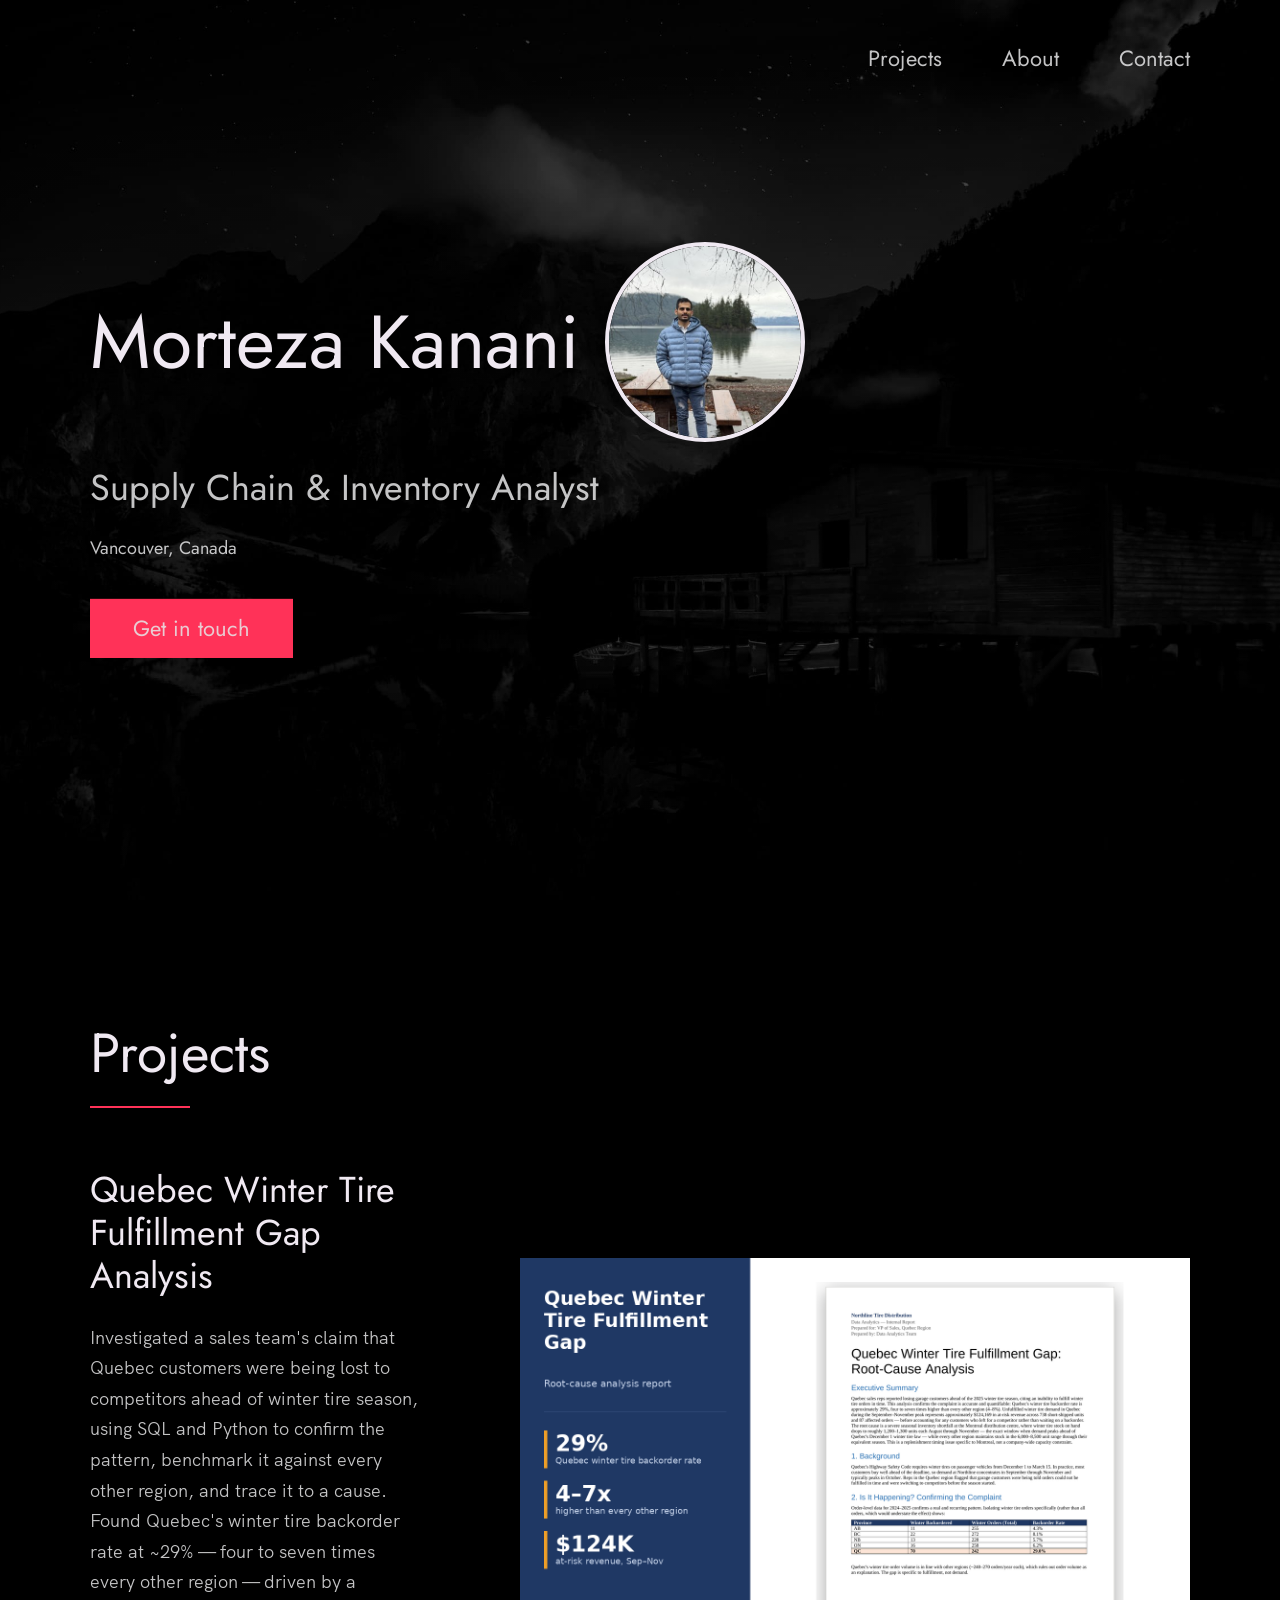
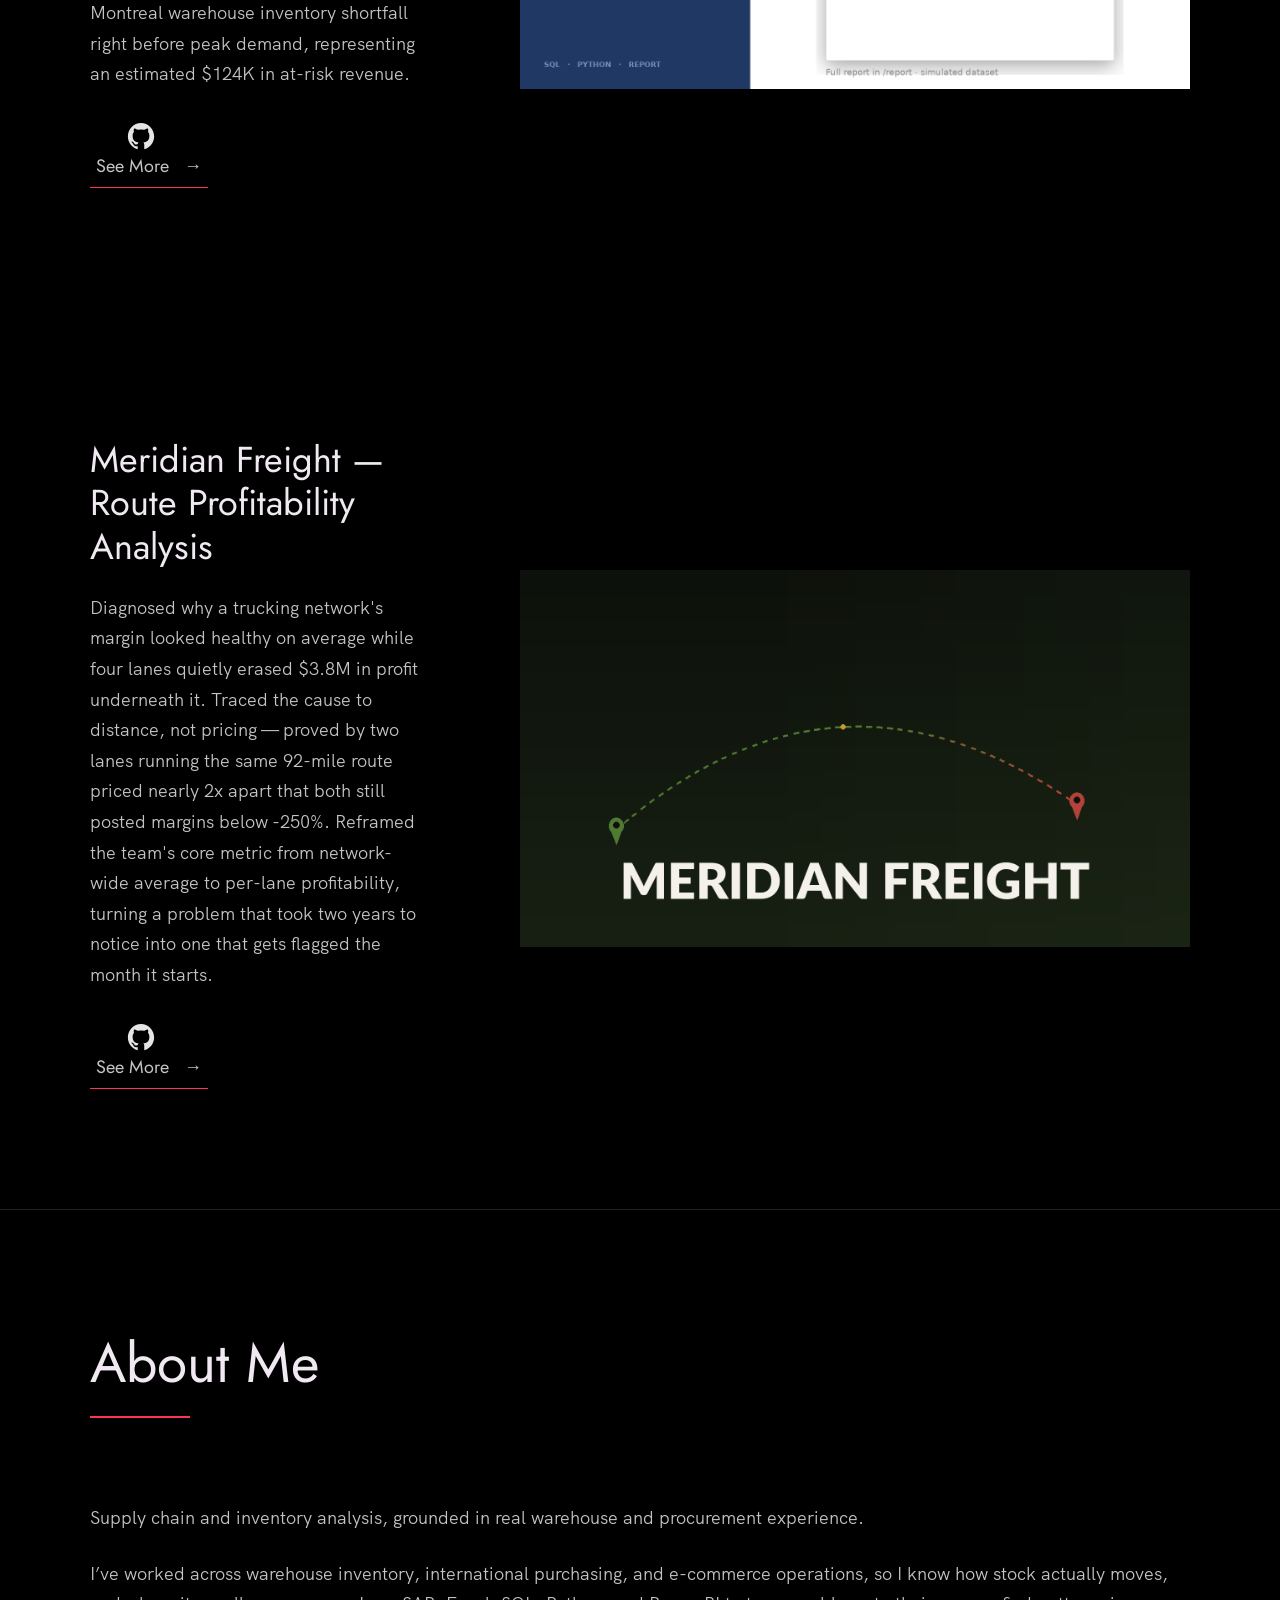
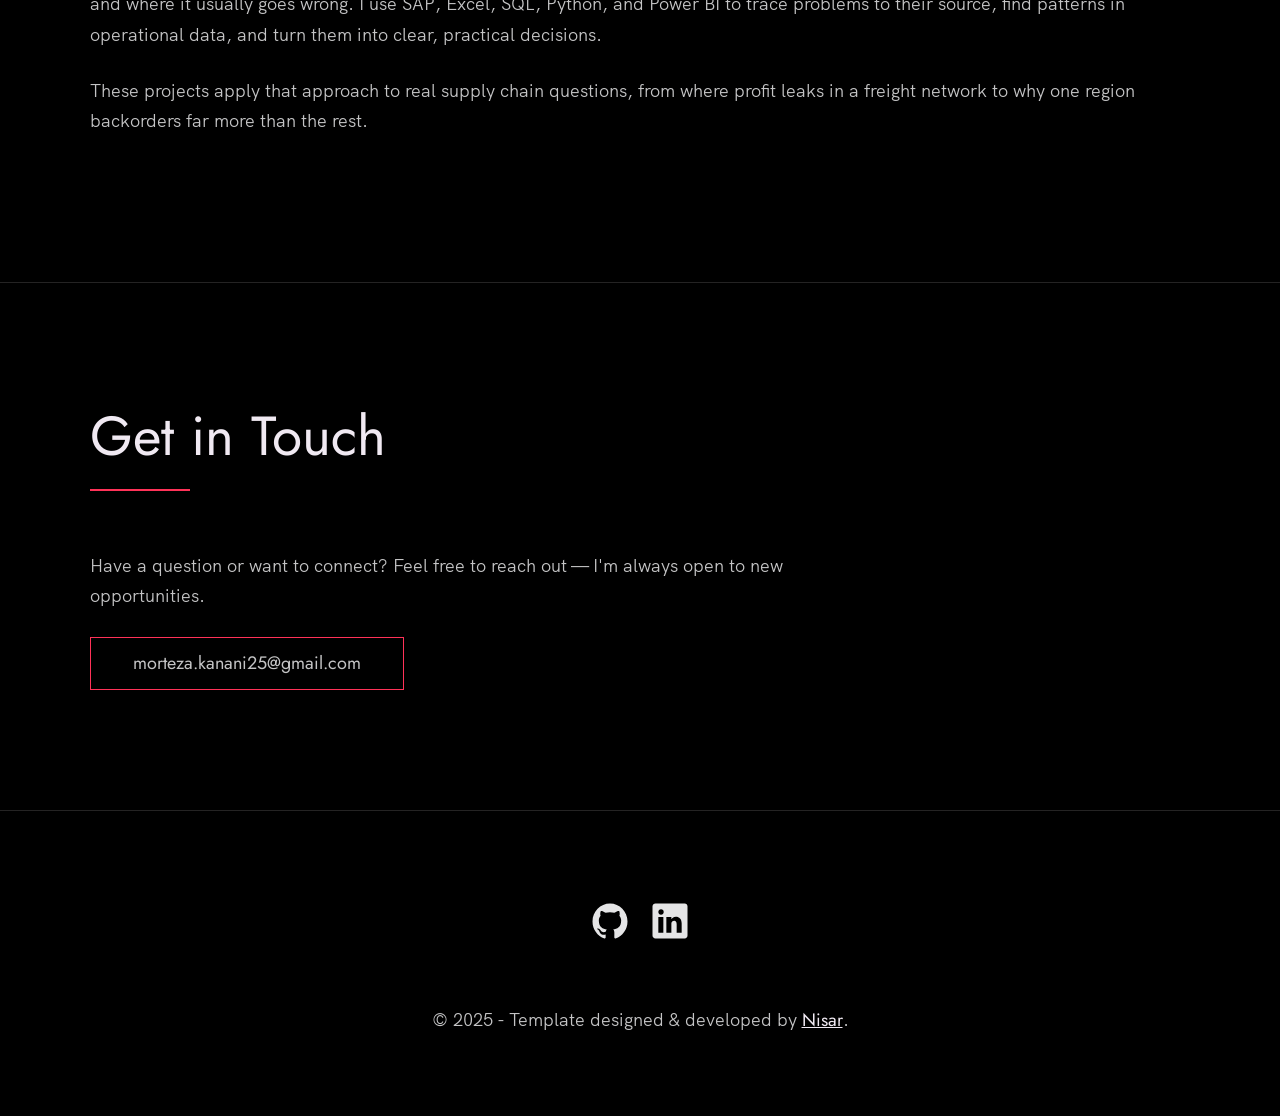
<file: index.html>
<!-- 
  Hello 😊.

  This template is designed and developed by Nisar Hassan Naqvi
  for anyone to use for free or customize the way they like.

  Github Repo: https://github.com/nisarhassan12/portfolio-template/
  My Website: https://nisar.dev

  For business & inquires, contact me => syednisarhassan12@gmail.com
-->

<!DOCTYPE html>
<html lang="en">

<head>
  <meta charset="UTF-8" />
  <meta name="viewport" content="width=device-width, initial-scale=1.0" />
  <link rel="shortcut icon" type="image/png" href="./images/favicon.png" />

  <title>Morteza Kanani | Supply Chain &amp; Inventory Analyst</title>

  <meta name="description" content="Supply Chain &amp; Inventory Analyst portfolio of Morteza Kanani — SQL, Power BI, Python projects in logistics, e-commerce, and machine learning.">
  <meta name="keywords" content="Morteza Kanani, Supply Chain Analyst, Inventory Analyst, SQL, Power BI, Python, Vancouver, logistics analytics" />
  <link rel="stylesheet" href="index.css" />
</head>

<body>

  <!-- ***** Header ***** -->

  <header class="header" role="banner" id="top">
    <div class="row">
      <nav class="nav" role="navigation">
        <ul class="nav__items">
          <li class="nav__item"><a href="#work" class="nav__link">Projects</a></li>
          <li class="nav__item"><a href="#about" class="nav__link">About</a></li>
          <li class="nav__item"><a href="#contact" class="nav__link">Contact</a></li>
        </ul>
      </nav>
    </div>
    <div class="header__text-box row">
      <div class="header__text">
        <h1 class="heading-primary">
          <span>Morteza Kanani</span>
          <span class="profile-photo" aria-hidden="true">
            <img src="./images/Morteza.png" alt="Morteza Kanani">
          </span>
        </h1>
        <p class="header__role">Supply Chain &amp; Inventory Analyst</p>
        <p class="header__location">Vancouver, Canada</p>
        <a href="#contact" class="btn btn--pink">Get in touch</a>
      </div>
    </div>
  </header>

  <main role="main">

    <!-- ***** Projects ***** -->

    <section class="work" id="work">
      <div class="row">
        <h2>Projects</h2>
        <div class="work__boxes">

          <div class="work__box">
            <div class="work__text">
              <h3>Quebec Winter Tire Fulfillment Gap Analysis</h3>
              <p>Investigated a sales team's claim that Quebec customers were being lost to competitors ahead of winter tire season, using SQL and Python to confirm the pattern, benchmark it against every other region, and trace it to a cause. Found Quebec's winter tire backorder rate at ~29% — four to seven times every other region — driven by a Montreal warehouse inventory shortfall right before peak demand, representing an estimated $124K in at-risk revenue.</p>
              <div class="work__links">
                <a href="https://github.com/Mor-analyze/Quebec-tire-fulfillment-analysis" target="_blank" class="link__text">
                  <img src="./images/github.svg" class="work__code" alt="GitHub">
                  See More <span>&rarr;</span>
                </a>
              </div>
            </div>
            <div class="work__image-box">
              <img src="./images/project-8.png" class="work__image" alt="Quebec Winter Tire Fulfillment Gap Analysis" />
            </div>
          </div>

          <!-- Temporarily deactivated project: kept at the bottom for later reactivation.
          <div class="work__box">
            <div class="work__text">
              <h3>Multi-Clinic Management &amp; ETL Platform</h3>
              <p>Designed and built a full-stack data platform for a multi-location healthcare business, centered on an ETL pipeline that ingests, cleans, and validates 700+ patient records and 2,000+ transactions from third-party CSV exports — with automated duplicate detection and zero data-integrity errors. Backed by a 24-test pytest suite and a GitHub Actions CI/CD pipeline that runs the full test suite against a containerized PostgreSQL instance on every push. Built with Python/FastAPI, PostgreSQL, SQLAlchemy, and React.</p>
              <div class="work__links">
                <a href="https://github.com/Mor-analyze/Multi-Clinic-Management-Platform" target="_blank" class="link__text">
                  <img src="./images/github.svg" class="work__code" alt="GitHub">
                  See More <span>&rarr;</span>
                </a>
              </div>
            </div>
            <div class="work__image-box">
              <img src="./images/project-7.png" class="work__image" alt="Multi-Clinic Management &amp; ETL Platform" />
            </div>
          </div>
          -->

          <div class="work__box">
            <div class="work__text">
              <h3>Meridian Freight — Route Profitability Analysis</h3>
              <p>Diagnosed why a trucking network's margin looked healthy on average while four lanes quietly erased $3.8M in profit underneath it. Traced the cause to distance, not pricing — proved by two lanes running the same 92-mile route priced nearly 2x apart that both still posted margins below -250%. Reframed the team's core metric from network-wide average to per-lane profitability, turning a problem that took two years to notice into one that gets flagged the month it starts.</p>              <div class="work__links">
                <a href="https://github.com/Mor-analyze/Logistics-Operations---Route-Profitability-Analysis" target="_blank" class="link__text">
                  <img src="./images/github.svg" class="work__code" alt="GitHub">
                  See More <span>&rarr;</span>
                </a>
              </div>
            </div>
            <div class="work__image-box">
              <img src="./images/project-3.png" class="work__image" alt="Route Profitability Analysis" />
            </div>
          </div>

          <!-- Temporarily deactivated project: kept at the bottom for later reactivation.
          <div class="work__box">
            <div class="work__text">
              <h3>Car Sales Price Analysis &amp; Prediction</h3>
              <p>Built regression models (linear, polynomial, pipeline) to predict used car prices using Python and scikit-learn. Identified the top features driving price variance and compared model accuracy across approaches, demonstrating an end-to-end machine learning workflow.</p>
              <div class="work__links">
                <a href="https://github.com/Mor-analyze/Used-Car-Pricing-Project" target="_blank" class="link__text">
                  <img src="./images/github.svg" class="work__code" alt="GitHub">
                  See More <span>&rarr;</span>
                </a>
              </div>
            </div>
            <div class="work__image-box">
              <img src="./images/project-2.png" class="work__image" alt="Car Sales Price Analysis" />
            </div>
          </div>
          -->

          <!-- Temporarily deactivated project: kept at the bottom for later reactivation.
          <div class="work__box">
            <div class="work__text">
              <h3>TouchBrain Clinic Management System</h3>
              <p>Built and deployed a full-stack clinic management system for TouchBrain Counseling Clinic in Coquitlam, BC. Handles patient records, therapy sessions, treatment tracking, and reporting — with JWT authentication, role-based access control, interactive dashboards, and a printable patient profile. Built with Python/Flask, PostgreSQL on Supabase, and deployed live on Render.</p>
              <div class="work__links">
                <a href="https://github.com/Mor-analyze/touchbrain-portfolio" target="_blank" class="link__text">
                  <img src="./images/github.svg" class="work__code" alt="GitHub">
                  See More <span>&rarr;</span>
                </a>
              </div>
            </div>
            <div class="work__image-box">
              <img src="./images/project-6.png" class="work__image" alt="TouchBrain Clinic Management System" />
            </div>
          </div>
          -->

        </div>
      </div>
    </section>

    <!-- ***** About ***** -->

    <section class="about" id="about">
      <div class="row">
        <h2>About Me</h2>
        <div class="about__content">
          <div>
            <p>
              Supply chain and inventory analysis, grounded in real warehouse and procurement experience.
            </p>
            <p>
              I’ve worked across warehouse inventory, international purchasing, and e-commerce operations, so I know how stock actually moves, and where it usually goes wrong. I use SAP, Excel, SQL, Python, and Power BI to trace problems to their source, find patterns in operational data, and turn them into clear, practical decisions.
            </p>
            <p>
              These projects apply that approach to real supply chain questions, from where profit leaks in a freight network to why one region backorders far more than the rest.
            </p>
          </div>
        </div>
      </div>
    </section>

  </main>

  <!-- ***** Contact ***** -->

  <section class="contact" id="contact">
    <div class="row">
      <h2>Get in Touch</h2>
      <div class="contact__info">
        <p>Have a question or want to connect? Feel free to reach out — I'm always open to new opportunities.</p>
        <a href="mailto:morteza.kanani25@gmail.com" class="btn">morteza.kanani25@gmail.com</a>
      </div>
    </div>
  </section>

  <!-- ***** Footer ***** -->

  <footer role="contentinfo" class="footer">
    <div class="row">
      <ul class="footer__social-links">
        <li class="footer__social-link-item">
          <a href="https://github.com/Mor-analyze/" title="Link to Github Profile">
            <img src="./images/github.svg" class="footer__social-image" alt="Github">
          </a>
        </li>
        <li class="footer__social-link-item">
          <a href="https://www.linkedin.com/in/morteza-kanani-90534041/" title="Link to Linkedin Profile">
            <img src="./images/linkedin.svg" class="footer__social-image" alt="Linkedin">
          </a>
        </li>
      </ul>
      <p>
        &copy; 2025 - Template designed &amp; developed by <a href="https://nisar.dev" class="link">Nisar</a>.
      </p>
      <div class="footer__github-buttons">
        <iframe
          src="https://ghbtns.com/github-btn.html?user=nisarhassan12&repo=portfolio-template&type=watch&count=true"
          frameborder="0" scrolling="0" width="170" height="20" title="Watch Portfolio Template on GitHub">
        </iframe>
      </div>
    </div>
  </footer>

  <a href="#top" class="back-to-top" title="Back to Top">
    <img src="./images/arrow-up.svg" alt="Back to Top" class="back-to-top__image" />
  </a>
  <script src="./index.js"></script>
</body>

</html>
</file>
<file: index.css>
/* --------------------------------------- */
/* ----- Basic Setup ----- */
/* --------------------------------------- */

@font-face {
    font-family: 'Hk Grotesk';
    font-style: normal;
    font-weight: 400;
    src: url('./fonts/HKGrotesk-Regular.woff') format('woff');
}

@font-face {
    font-family: 'Jost';
    font-style: normal;
    font-weight: 400;
    src: url('./fonts/Jost-Regular.ttf') format('woff');
}

* {
    margin: 0;
    padding: 0;
    box-sizing: inherit;
}

:root {
    --font-size-small: 1.8rem;
    --font-size-normal: 2.2rem;
    --font-size-medium: 2.8rem;
    --font-size-medium-1: 3.6rem;
    --font-size-large: 5.5rem;
    --font-size-huge: 7.5rem;
    --font-stack: 'Hk Grotesk', sans-serif;

    --line-height-normal: 1.7;
    --line-height-small: 1.2;

    --black: #000;
    --pink: #ff3258;
    --white: #f0e9f2;
    --white-1: #e5e5e6da;


    --container-max-width: 1180px;
    --container-normal-width: 800px;
    --container-medium-width: 700px; 
    --container-small-width: 500px;

    --gutter-huge: 12rem;
    --gutter-medium: 6rem;
    --gutter-normal: 3rem;
    --gutter-small-1: 2.5rem;
    --gutter-small: 2rem;

    --border-light: 1px solid rgb(36, 35, 35);
}

html {
    font-size: 62.5%; /* (16/10)*100 = 62.5% => 1rem = 10px */
    box-sizing: border-box;
    scroll-behavior: smooth;
}

@media(max-width: 1000px) {
    html {
        font-size: 52%;
    }
}

body {
    font-size: var(--font-size-small);
    font-family: var(--font-stack);
    font-weight: 400;
    color: var(--white-1);
    line-height: var(--line-height-normal);
    background: var(--black);
    overflow-x: hidden;
}

.row {
    max-width: var(--container-max-width);
    margin: 0 auto;
}

@media(max-width: 1340px) {
    .row {
        max-width: 1100px;
    }
}

@media(max-width: 1240px) {
    .row {
        padding: 0 var(--gutter-medium);
    }
}

@media(max-width: 600px) {
    .row {
        padding: 0 var(--gutter-normal);
    }
}

@media(max-width: 600px) {
    .row {
        padding: 0 var(--gutter-small);
    }
}

section {
    padding: var(--gutter-huge) 0;
    border-bottom: var(--border-light);
}

img {
    object-fit: contain;
    max-width: 100%;
}

/* --------------------------------------- */
/* ----- Headlines and Paragraphs ----- */
/* --------------------------------------- */

h1,
h2,
h3 {
    font-family: 'Jost', sans-serif;
    font-weight: 400;
    line-height: var(--line-height-small);
    color: var(--white);
}

.heading-primary {
    display: flex;
    align-items: center;
    gap: 2.5rem;
    line-height: 1;
    font-size: var(--font-size-huge);
    font-weight: 400;
}

.profile-photo {
    width: 20rem;
    height: 20rem;
    flex: 0 0 20rem;
    border: 4px solid var(--white);
    border-radius: 50%;
    overflow: hidden;
}

.profile-photo img {
    width: 100%;
    height: 100%;
    object-fit: contain;
}

@media(max-width: 900px) {
    .heading-primary {
        font-size: 6.5rem;
    }
}

h2 {
    font-size: var(--font-size-large);
    margin-bottom: var(--gutter-medium);
}

h2::after {
    content: '';
    display: block;
    height: 2px;
    width: 10rem;
    background: var(--pink);
    margin: var(--gutter-small) 0;
}

h3 {
    font-size: var(--font-size-medium-1);
    margin-bottom: var(--gutter-small);
}

@media(max-width: 500px) {
    .heading-primary {
        font-size: var(--font-size-large);
    }

    h2 {
        font-size: var(--font-size-medium-1);
    }

    h3 {
        font-size: var(--font-size-medium);
    }
}

p {
    margin: var(--gutter-small-1) 0;
}

@media(max-width: 900px) {
    p { 
        max-width: var(--container-small-width);
    }
}

/* --------------------------------------- */
/* ----- Buttons and Links ----- */
/* --------------------------------------- */

a {
    color: var(--white);
    font-weight: 400;
    font-family: 'Jost', sans-serif;
    transition: all .2s;
    outline: 2px solid transparent;
}

::-moz-focus-inner {
    border: 0;
}

button:focus,
a:focus {
    outline: 2px solid var(--pink);
}

body:not(.user-is-tabbing) button:focus,
body:not(.user-is-tabbing) a:focus {
    outline: none;
}

.link:hover {
    color: var(--pink);
}

.btn {
    position: relative;
    display: inline-block;
    padding: 1rem 4.2rem;
    text-decoration: none;
    color: inherit;
    border: 1px solid  var(--pink);
    font-weight: 400;
}

.btn:focus {
    outline: none;
}

.btn::after {
    content: '';
    display: block;
    position: absolute;
    top: 0;
    left: 0;
    right: 100%;
    background: var(--white);
    height: 100%;
    z-index: -1;
    transition: all 0.2s cubic-bezier(1, 0.68, 0.16, 0.9);
}

.btn:hover::after,
.btn:focus::after {
    right: 0;
    background: var(--pink);
}

.btn--pink {
    background: var(--pink);
    transition: all 0.2s;
}

.btn--pink::after {
    display: none;
}

.btn--pink:hover,
.btn--pink:focus {
    background: transparent;
}

.link__text {
    position: relative;
    display: inline-block;
    padding: .6rem;
    color: inherit;
    text-decoration: none;
    border-bottom: 1px solid var(--pink);
}

.link__text::after {
    content: '';
    display: block;
    position: absolute;
    top: 0;
    left: 0;
    right: 100%;
    background: var(--white);
    height: 100%;
    z-index: -1;
    transition: all 0.2s cubic-bezier(1, 0.68, 0.16, 0.9);
}

.link__text:focus {
    outline: none;
}

.link__text:hover::after,
.link__text:focus:after {
    right: 0;
    background: var(--pink);
}

.link__text span {
    padding-left: 1rem;
    font-family: sans-serif;
}

/* ----- Back to Top ----- */

.back-to-top {
    position: fixed;
    bottom: 4rem;
    right: 4rem;
    display: flex;
    justify-content: center;
    align-items: center;
    height: 5.5rem;
    width: 5.5rem;
    background-color: var(--pink);
    border-radius: 50%;
    z-index: 10;
    visibility: hidden;
    transition: all .4s;
}

.back-to-top__image {
    height: 70%;
}

@media(max-width: 900px) {
    .back-to-top {
        right: 2rem;
    }
}

@media(max-width: 500px) {
    .back-to-top {
        right: 1rem;
    }
}

/* --------------------------------------- */
/* ----- Navigation ----- */
/* --------------------------------------- */

.nav {
    display: flex;
    justify-content: flex-end;
    padding: var(--gutter-normal) 0;
}

.nav__items {
    display: flex;
    list-style: none;
}

.nav__item:not(:last-child) {
    margin-right: var(--gutter-medium);
}

@media(max-width: 500px) {
    .nav {
        justify-content: center;
    }
}

@media(max-width: 400px) {
    .nav__item:not(:last-child) {
        margin-right: var(--gutter-normal);
    }
}

@media(max-width: 300px) {
    .nav {
        font-size: var(--font-size-small);
    }
}

.nav__link {
    position: relative;
    display: inline-block;
    padding: 1rem 0;
    text-decoration: none;
    color: inherit;
    transition: all .2s;
}

.nav__link::after {
    content: '';
    position: absolute;
    bottom: 0;
    left: 0;
    right: 100%;
    display: inline-block;
    height: 1rem;
    background: var(--white);
    transition: all 0.25s cubic-bezier(1, 0.68, 0.16, 0.9);
}

.nav__link:hover {
    color: var(--pink);
}

.nav__link:hover::after {
    right: 0;
    height: 2px;
    background: var(--pink);
}

/* --------------------------------------- */
/* ----- Header ----- */
/* --------------------------------------- */

.header {
    background: linear-gradient(rgba(0,0,0, .1), rgba(0,0,0, .4)), 
        url('./images/header.jpg');
    height: 100vh;
    background-size: cover;
    background-position: center;
    background-attachment: fixed;
    font-size: var(--font-size-normal);
}

.header__text {
    position: absolute;
    top: 50%;
    transform: translateY(-50%);
}

.header__text p {
    margin: 1.5rem 0 3.5rem;
    max-width: var(--container-medium-width);
    font-family: 'Jost', sans-serif;
    font-size: var(--font-size-medium);
}

.header__role {
    font-size: var(--font-size-medium-1) !important;
}

.header__location {
    margin-top: -2rem !important;
    font-size: 1.8rem !important;
}

@media(max-width: 500px) {
    .header {
        text-align: center;
    }

    .header__text p {
        transform: scale(.8);
    }

    .heading-primary {
        justify-content: center;
        gap: 1.5rem;
        font-size: var(--font-size-large);
    }

    .profile-photo {
        width: 11rem;
        height: 11rem;
        flex-basis: 11rem;
    }
}

/* --------------------------------------- */
/* ----- Work ----- */
/* --------------------------------------- */

.work__box {
    display: flex;
    align-items: center;
}

@media(max-width: 900px) {
    .work__box {
        align-items: initial;
        flex-direction: column-reverse;
    }
}

.work__box:not(:last-child) {
    margin-bottom: 25rem;
}

@media(max-width: 500px) {
    .work__box:not(:last-child) {
        margin-bottom: 20rem;
    }
}

.work__links {
    display: flex;
    align-items: center;
}

.work__text {
    flex: 0 0 30%;
}

.work__list {
    /* list-style-type: square; */
    list-style-position: inside;
    margin-bottom: var(--gutter-normal);
}

.work__code {
    display: block;
    height: 3rem;
    margin-left: var(--gutter-normal);
    transition: all .3s;
}

.work__code:hover {
    transform: scale(1.2);
}

.work__image-box {
    margin-bottom: var(--gutter-normal);
}

@media(min-width: 901px) {
    .work__image-box {
        flex: 1;
        margin: 0 0 0 10rem;
    }
}

@media(max-width: 900px) {
    .work__code {
        height: 4rem;
    }
}

/* --------------------------------------- */
/* ----- Clients ----- */
/* --------------------------------------- */

.client__logos {
    display: flex;
    justify-content: space-between;
    filter: invert(100%) grayscale(100%) opacity(.8);
}

.client__logo {
    height: 6.5rem;
    max-width: 18rem;
}

@media(max-width: 1240px) {
    .client__logos {
        overflow-x: scroll;
        padding: var(--gutter-normal);
    }

    .client__logo:not(:last-of-type) {
        margin-right: var(--gutter-medium);
    }
}

/* --------------------------------------- */
/* ----- About ----- */
/* --------------------------------------- */

.about__content {
    display: flex;
    flex-direction: row-reverse;
    align-items: center;
}

@media(max-width: 900px) {
    .about__content {
        flex-direction: column-reverse;
        align-items: initial;
    }
}

.about__photo-container {
    margin-bottom: var(--gutter-normal);
}

@media(min-width: 901px) {
    .about__text {
        flex: 0 0 35%;
    }
    
    .about__photo-container {
        flex: 1;
        margin: 0 var(--gutter-huge) 0 0;
    }
}

/* --------------------------------------- */
/* ----- Contact ----- */
/* --------------------------------------- */

.contact__info {
    max-width: var(--container-medium-width);
}

/* --------------------------------------- */
/* ----- Footer ----- */
/* --------------------------------------- */

.footer {
    text-align: center;
    padding: var(--gutter-medium) 0 var(--gutter-normal);
}

.footer__social-links {
    display: flex;
    justify-content: center;
    padding: var(--gutter-normal) 0;
    list-style: none;
}

.footer__social-link-item:not(:last-of-type) {
    margin-right: var(--gutter-small);
}

.footer__social-image {
    height: 4rem;
}

.footer__github-buttons {
    display: flex;
    justify-content: center;
}

.footer__github-buttons iframe {
    height: 2.5rem;
    width: 84px;
    transform: translateY(3px);
}

@media(max-width: 500px) {
    .footer {
        padding: var(--gutter-medium) 0;
    } 
}
</file>
